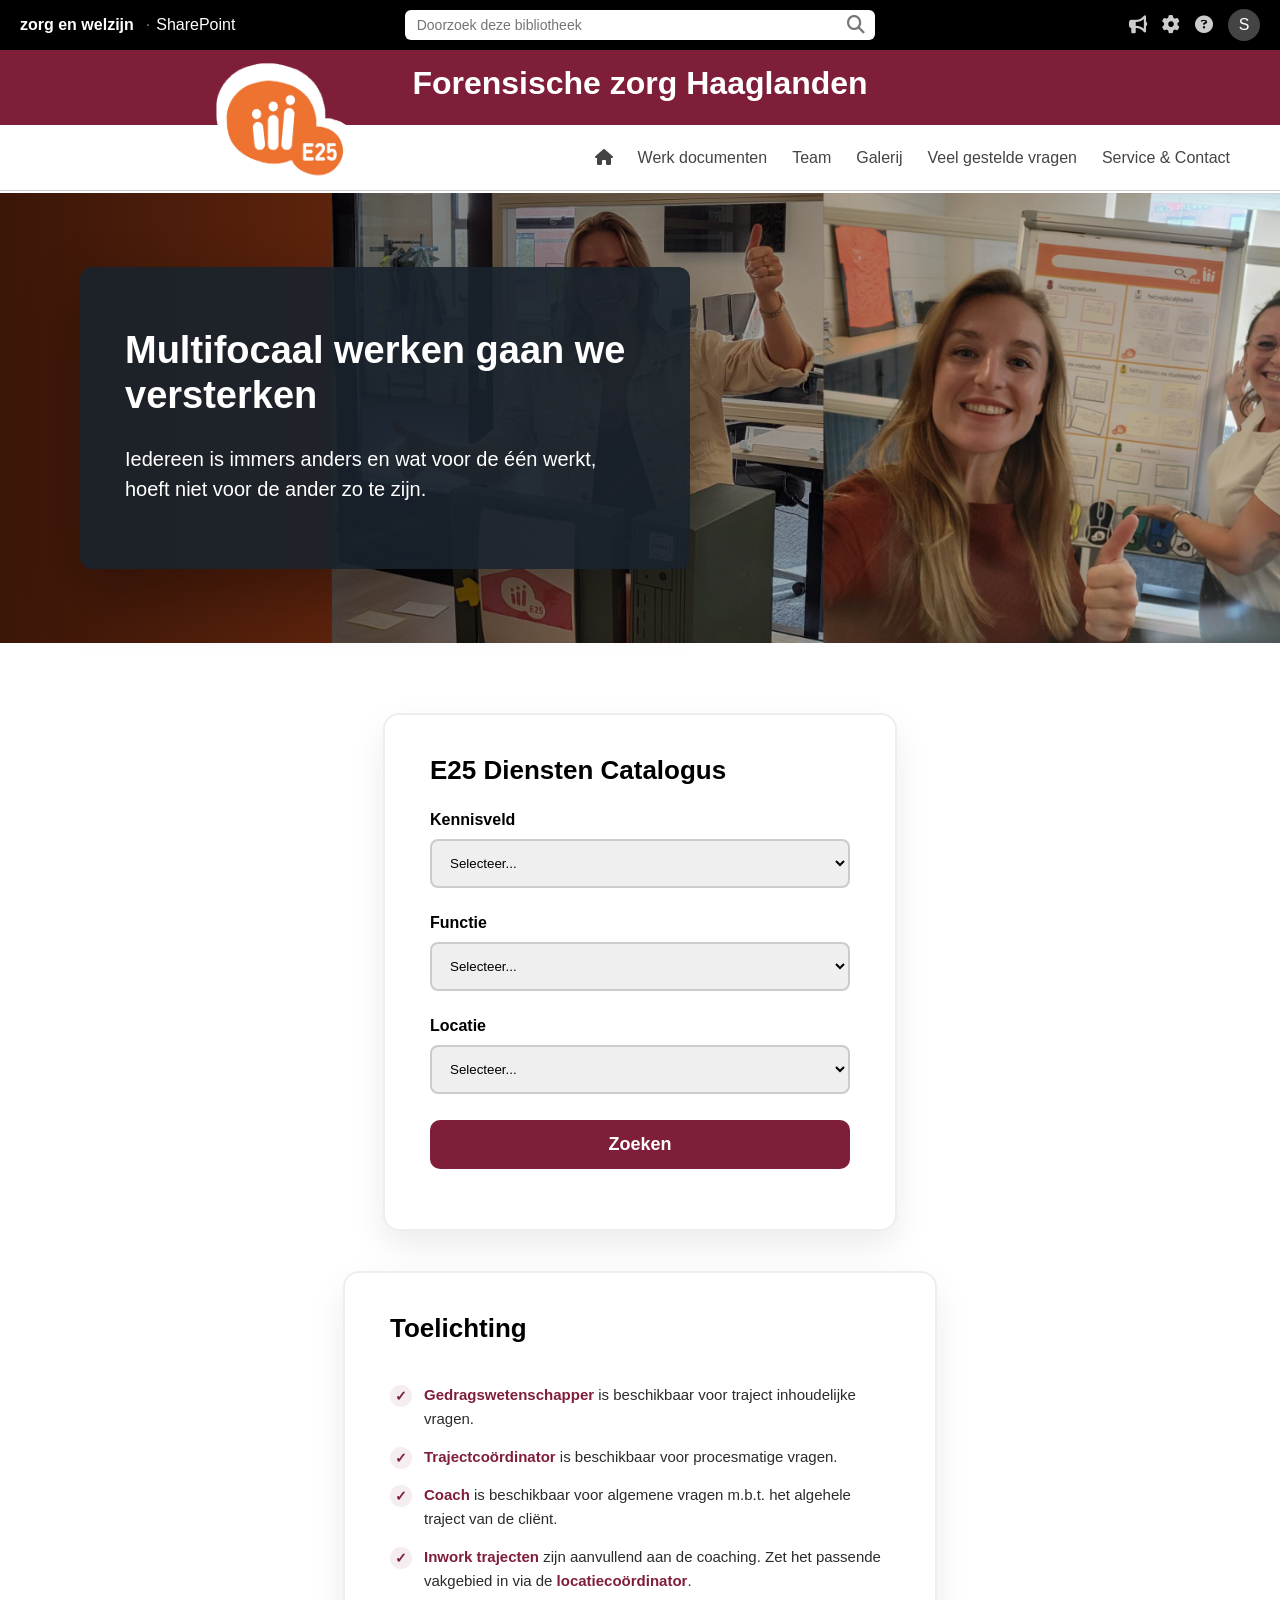
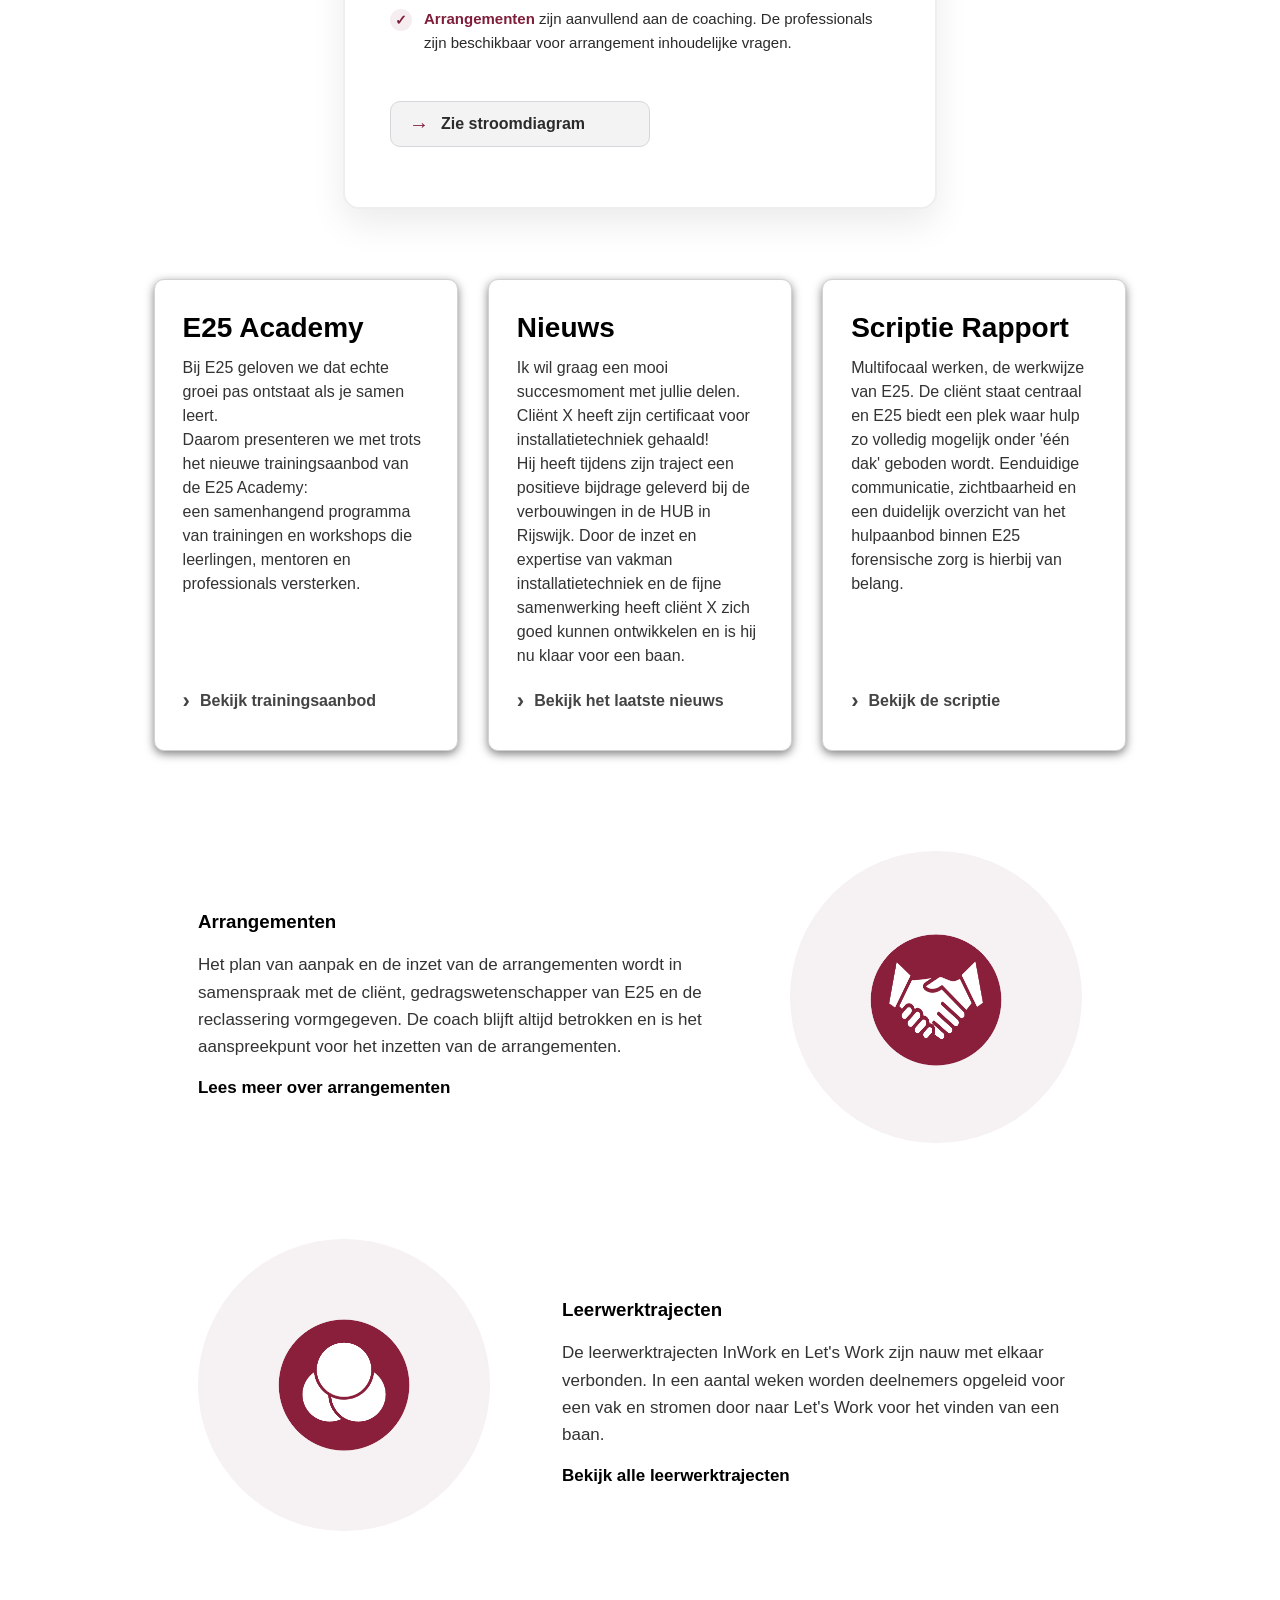
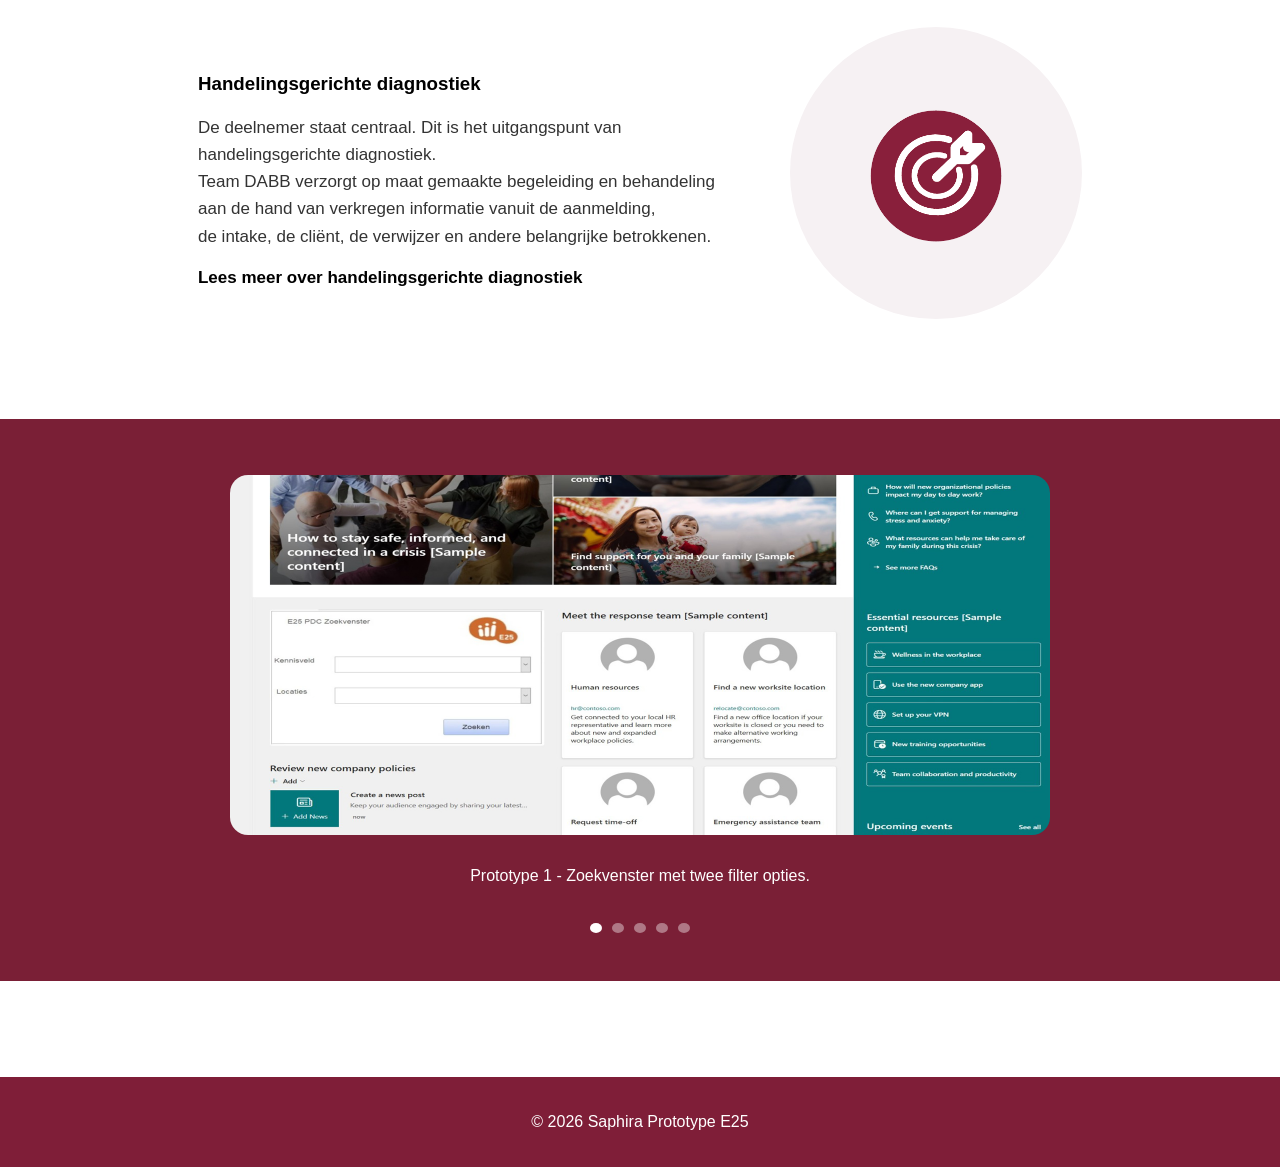
<file: index.html>
<!DOCTYPE html>
<html lang="en">
<head>
  <meta charset="UTF-8">
  <meta name="viewport" content="width=device-width, initial-scale=1.0">
  <title>E25 Prototype Test 3</title>
  <link rel="stylesheet" href="./css/style.css">
  <link rel="stylesheet" href="./css/top-bar.css">
  <link rel="stylesheet" href="./css/red-sub-bar.css">
  <link rel="stylesheet" href="./css/white-sub-bar.css">
  <link rel="stylesheet" href="./css/banner.css">
  <link rel="stylesheet" href="./css/footer.css">
  <link rel="stylesheet" href="./css/zoekvenster.css">
  <link rel="stylesheet" href="./css/snelkoppeling-blokken.css">
  <link rel="stylesheet" href="./css/info.css">
  <link rel="stylesheet" href="./css/carousel.css">
  <link rel="stylesheet" href="https://cdnjs.cloudflare.com/ajax/libs/font-awesome/6.5.0/css/all.min.css">
</head>
<style>
  html{
    background-color: white;
  }

</style>

<body>

  <header class="sp-topbar">
    <!-- class="black-top-bar"> -->
    <div class="sp-left">
      <!-- <img src="./afbeeldingen/offlogo.png" class="sp-logo"> -->
      <span class="sp-title">zorg en welzijn</span>
      <span class="divider">·</span>
      <span class="sp-subtitle">SharePoint</span>
    </div>

    <div class="sp-center">
        <div class="searchbar">
            <input type="text" placeholder="Doorzoek deze bibliotheek">
            <i class="fa-solid fa-magnifying-glass"></i>
        </div>
    </div>

    <div class="sp-right">
        <i class="fa-solid fa-bullhorn"></i>
        <i class="fa-solid fa-gear"></i>
        <i class="fa-solid fa-circle-question"></i>
        <div class="user">S</div>
    </div>
  </header>

  <div class="red-sub-bar">
    <div class="bar-title">
      <h1>Forensische zorg Haaglanden</h1>
    </div>
  </div>
  <div class="white-sub-bar">
      <img class="logo-sub-bar" src="./afbeeldingen/logometwitterand.png" alt="logo-25">
      <ul class="main-menu">
        <li><i class="fa-solid fa-house"></i></li>
        <li>Werk documenten</li>
        <li>Team</li>
        <li>Galerij</li>
        <li><a href="faq.html">Veel gestelde vragen</a></li>
        <li>Service & Contact</li>
      </ul>
  </div>

  <div class="hero-section">
    <div class="text-block">
        <h1>Multifocaal werken gaan we versterken</h1>
        <p>Iedereen is immers anders en wat voor de één werkt, hoeft niet voor de ander zo te zijn.</p>

    </div>
  </div>
<!-- =============== ZOEKVENSTER BLOK =============== -->
<section class="zoekvenster-layout">

  <!-- LINKERZIJDE: ZOEKVENSTER -->
  <div class="zoekvenster-box">
    <h2>E25 Diensten Catalogus</h2>

    <form class="search-form" novalidate>
      
      <div class="input-group">
        <label for="kennisveld">Kennisveld</label>
        <select id="kennisveld">
          <option value="">Selecteer...</option>
          <option>Aandachtsdeficiëntie-/hyperactiviteitstoornis</option>
          <option>Afhankelijke persoonlijkheidsstoornis</option>
          <option>Autismespectrumstoornis</option>
          <option>Bipolaire-stemmingsstoornis door een middel/medicatie</option>
          <option>Bipolaire-stemmingsstoornis door een somatische aandoening</option>
          <option>Borderline-persoonlijkheidsstoornis</option>
          <option>Delirium</option>
          <option>Depressieve stoornis</option>
          <option>Globale ontwikkelingsachterstand</option>
          <option>Intoxicatie door cannabis</option>
          <option>Jeugd</option>
          <option>Obsessieve-compulsieve stoornis (dwangstoornis)</option>
          <option>Oppositionele opstandige stoornis</option>
          <option>Persisterende depressieve stoornis</option>
          <option>Posttraumatische stressstoornis</option>
          <option>Schizoaffectieve stoornis</option>
          <option>Schizofrenie</option>
          <option>Stoornissen door een middel/medicatie</option>
          <option>Uitgebreide neurocognitieve stoornis</option>
          <option>Beperkte neurocognitieve stoornis</option>
          <option>Vermijdende persoonlijkheidsstoornis</option>
        </select>
      </div>

      <div class="input-group">
        <label for="functie">Functie</label>
        <select id="functie">
          <option value="">Selecteer...</option>
          <option>Bokscoach</option>
          <option>Budgetcoach</option>
          <option>Coach</option>
          <option>Gedragswetenschapper</option>
          <option>Jobcoach</option>
          <option>Lifestylecoach</option>
          <option>Locatiecoördinator</option>
          <option>Personal training</option>
          <option>Teamleider</option>
          <option>Trajectcoördinator</option>
        </select>
      </div>

      <div class="input-group">
        <label for="locatie">Locatie</label>
        <select id="locatie">
          <option value="">Selecteer...</option>
          <option>E25 Den Haag 1 - Oder 10</option>
          <option>E25 Den Haag 2 - Mercuriusweg 26</option>
          <option>E25 HUB</option>
        </select>
      </div>


      <!-- 🔥 WARNING HIER (tussen locatie en knop) -->
      <div id="inline-warning" class="inline-warning" hidden></div>

      <button class="search-btn" type="submit">
        Zoeken
      </button>

    </form>
  </div>

  <!-- RECHTERZIJDE: TOELICHTING + KNOP + DIAGRAM -->
  <div class="zoekvenster-info">
    <h3>Toelichting</h3>

    <ul class="toelichting-list">
      <li><strong>Gedragswetenschapper</strong> is beschikbaar voor traject inhoudelijke vragen.</li>
      <li><strong>Trajectcoördinator</strong> is beschikbaar voor procesmatige vragen.</li>
      <li><strong>Coach</strong> is beschikbaar voor algemene vragen m.b.t. het algehele traject van de cliënt.</li>
      <li><strong>Inwork trajecten</strong> zijn aanvullend aan de coaching. Zet het passende vakgebied in via de <strong>locatiecoördinator</strong>.</li>
      <li><strong>Arrangementen</strong> zijn aanvullend aan de coaching. De professionals zijn beschikbaar voor arrangement inhoudelijke vragen.</li>
    </ul>

    <button
      type="button"
      class="see-diagram-btn"
      id="open-diagram"
      aria-expanded="false"
      aria-controls="diagram-inline"
    >
      Zie stroomdiagram
    </button>

    <div id="diagram-inline" class="diagram-panel" hidden>
      <div class="diagram-panel-top">
        <span class="diagram-panel-title">Stroomdiagram</span>
      </div>

      <img
        src="./afbeeldingen/carousel/stroomdiagram_3_good.png"
        alt="Stroomdiagram voor het kiezen van de juiste zoekroute"
        class="diagram-inline-img"
      />
    </div>
  </div>

</section>

<!-- Popup voor zoekresultaten -->
<div id="search-results-popup" class="search-results-popup" style="display:none;">
  <div class="popup-inner">
    <span class="close-results" role="button" aria-label="Sluiten">&times;</span>
    <h3>Zoekresultaten</h3>
    <!-- <div id="search-summary" class="search-summary"></div> -->
    <div id="results-container"></div>
  </div>
</div>

<!-- Tooltip voor "+meer" -->
<div id="kf-tooltip" class="kf-tooltip" style="display:none;">
  <div class="kf-tooltip-inner">
    <button type="button" class="kf-tooltip-close" aria-label="Sluiten">×</button>
    <div class="kf-tooltip-title">Overige kennisvelden</div>
    <ul class="kf-tooltip-list"></ul>
  </div>
</div>


  <!-- =========== 3 snelkoppeling blokken =======================-->
  <section class="block-wrapper">
    <div class="block-section">
      <div class="block-card">
        <h3>E25 Academy</h3>
        <p>Bij E25 geloven we dat echte groei pas ontstaat als je samen leert.<br> Daarom presenteren we met trots het nieuwe trainingsaanbod van de E25 Academy:<br> een samenhangend programma van trainingen en workshops die leerlingen, mentoren en professionals versterken.</p>
        <a href="./trainingsaanbod.html" class="card-link">
          Bekijk trainingsaanbod
        </a>
      </div>

      <div class="block-card">
        <h3>Nieuws</h3>
        <p>Ik wil graag een mooi succesmoment met jullie delen. Cliënt X heeft zijn certificaat voor installatietechniek gehaald!<br>
        Hij heeft tijdens zijn traject een positieve bijdrage geleverd bij de verbouwingen in de HUB in Rijswijk. Door de inzet en expertise van
        vakman installatietechniek en de fijne samenwerking heeft cliënt X zich goed kunnen ontwikkelen en is hij nu klaar voor een baan. 
      </p>
        <a href="#" class="card-link">
          Bekijk het laatste nieuws
        </a>
      </div>

      <div class="block-card">
        <h3>Scriptie Rapport</h3>
        <p>
          Multifocaal werken, de werkwijze van E25. De cliënt staat centraal en E25 biedt een plek waar hulp zo volledig mogelijk onder 'één dak' geboden wordt. Eenduidige communicatie, zichtbaarheid en een duidelijk overzicht van het hulpaanbod binnen E25 forensische zorg is hierbij van belang. 
        </p>
        <a href="#" class="card-link">
          Bekijk de scriptie
        </a>
      </div>
    </div>
  </section>


  <section class="info-section">

    <div class="info-block">
      <div class="info-text">
        <h3>Arrangementen</h3>
        <p>
          Het plan van aanpak en de inzet van de arrangementen wordt in samenspraak met de cliënt, 
          gedragswetenschapper van E25 en de reclassering vormgegeven. De coach blijft altijd betrokken en is het aanspreekpunt voor het inzetten van de arrangementen.
        </p>
        <a href="https://coach.e25.nl/wat-wij-doen/forensische-zorg/arrangementen/" target="_blank" class="info-link">   Lees meer over arrangementen</a>
      </div>
      <div class="info-image">
        <img src="./afbeeldingen/icons/arrangementen2.png" alt="">
      </div>
    </div>
  
    <div class="info-block reverse">
      <div class="info-text">
        <h3>Leerwerktrajecten</h3>
        <p>
            De leerwerktrajecten InWork en Let's Work zijn nauw met elkaar verbonden. 
            In een aantal weken worden deelnemers opgeleid voor een vak en stromen door naar Let's Work voor het vinden van een baan. 
        </p>
        <a href="https://www.badgecraft.eu/nl/login?back=%2Fnl%2Fmy%3Fswitch%3D1" target="_blank" class="info-link">Bekijk alle leerwerktrajecten </a>
      </div>
      <div class="info-image">
        <img src="./afbeeldingen/icons/diverse vakgebieden2.png" alt="">
      </div>
    </div>

      
    <div class="info-block">
      <div class="info-text">
        <h3>Handelingsgerichte diagnostiek</h3>
        <p>
          De deelnemer staat centraal. Dit is het uitgangspunt van handelingsgerichte diagnostiek.<br> 
          Team DABB verzorgt op maat gemaakte begeleiding en behandeling aan de hand van verkregen 
          informatie vanuit de aanmelding, <br> de intake, de cliënt, de verwijzer en andere belangrijke betrokkenen. 
        </p>
        <a href="https://coach.e25.nl/wat-wij-doen/diagnostiek-en-behandeling/" target="_blank" class="info-link">Lees meer over handelingsgerichte diagnostiek</a>
      </div>
      <div class="info-image">
        <img src="./afbeeldingen/icons/target2.png" alt="">
      </div>
    </div>
  </section>

  <section class="moments-section">

    <div class="moments-inner">
  
      <div class="moments-carousel">
  
        <div class="moments-track">
  
          <div class="moments-slide">
            <img src="./afbeeldingen/carousel/pr1_good.png" alt="">
            <p>Prototype 1 - Zoekvenster met twee filter opties.</p>
          </div>
  
          <div class="moments-slide">
            <img src="./afbeeldingen/carousel/pr2_good.png" alt="">
            <p>Prototype 2 - Zoekvenster met drie filter opties.</p>
          </div>
  
          <div class="moments-slide">
            <img src="./afbeeldingen/carousel/pr3_good.png" alt="">
            <p>Prototype 3 - Sharepoint pagina met verdieping op de disciplines.</p>
          </div>
  
          <div class="moments-slide">
            <img src="./afbeeldingen/carousel/pr4_good.png" alt="">
            <p>Prototype 4 - Proces ontwikkeling Sharepoint pagina.</p>
          </div>

          <div class="moments-slide">
            <img src="./afbeeldingen/carousel/pr5_good_2.png" alt="">
            <p>Prototype 5 - Proces ontwikkeling stroomdiagram en zoekvenster.</p>
          </div>

        </div>
      </div>
      <div class="moments-dots"></div>
    </div>
  </section>

  <footer class="footer">
    <p>© 2026 Saphira Prototype E25</p>
  </footer>
  <script src="./momenten.js"></script>
  <script src="./search.js" defer></script>
</body>
</html>
</file>
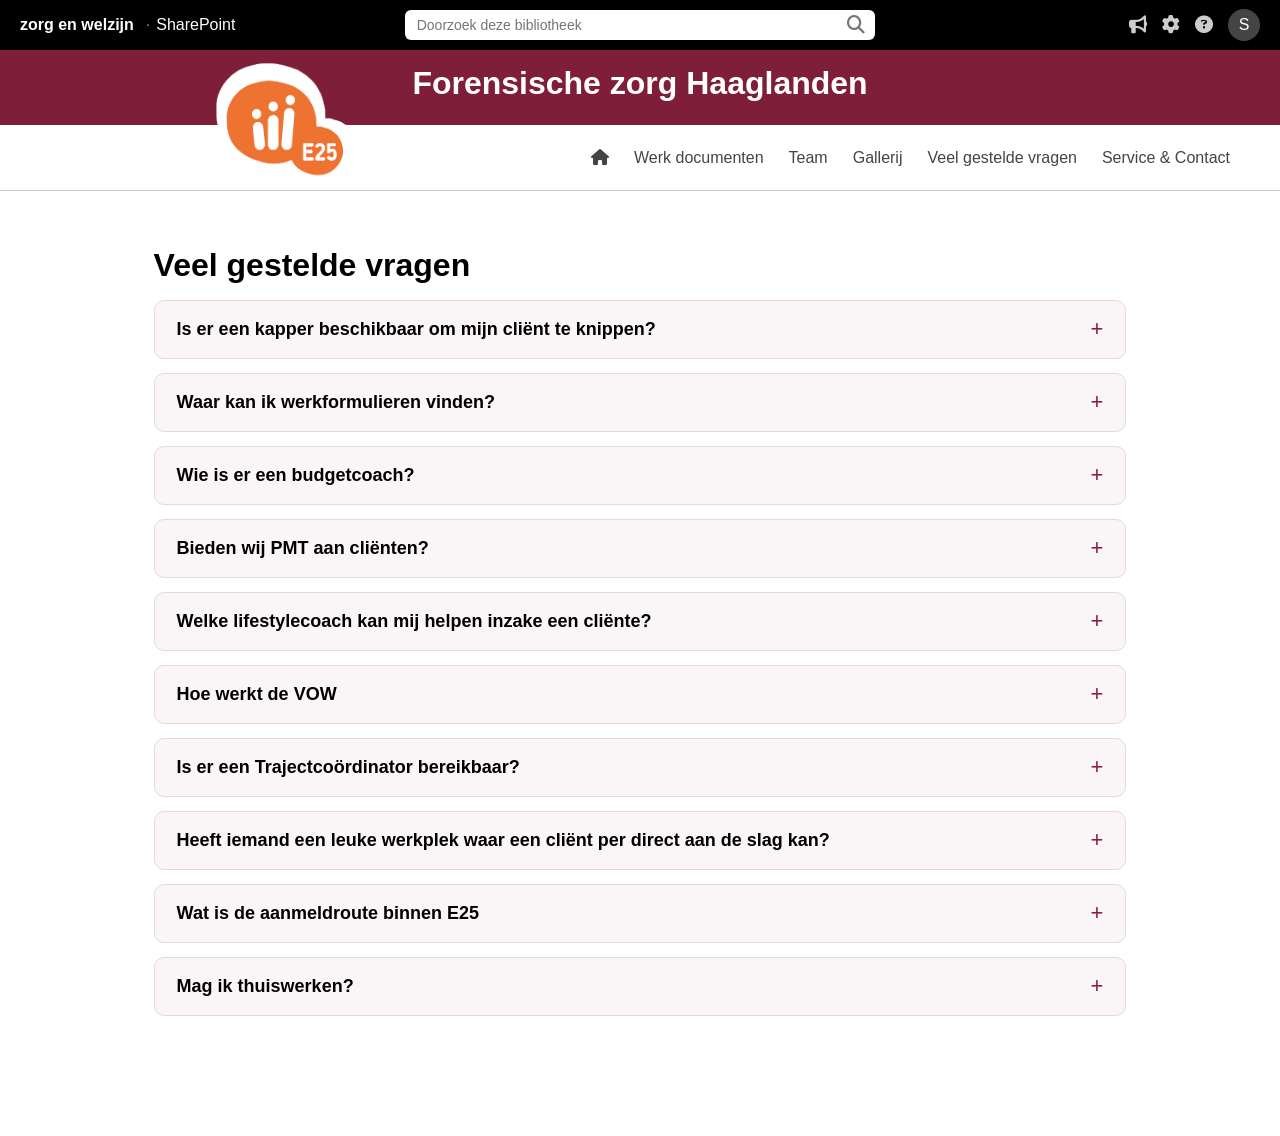
<file: faq.html>
<!DOCTYPE html>
<html lang="en">
<head>
  <meta charset="UTF-8">
  <meta name="viewport" content="width=device-width, initial-scale=1.0">
  <title>Trainingsaanbod</title>
  <link rel="stylesheet" href="./css/style.css">
  <link rel="stylesheet" href="./css/top-bar.css">
  <link rel="stylesheet" href="./css/red-sub-bar.css">
  <link rel="stylesheet" href="./css/white-sub-bar.css">
  <link rel="stylesheet" href="./css/trainingsaanbod.css">
  <link rel="stylesheet" href="https://cdnjs.cloudflare.com/ajax/libs/font-awesome/6.5.0/css/all.min.css">
</head>
<style>
  html{
    background-color: white;
  }
</style>
<body>
  <header class="sp-topbar">
    <!-- class="black-top-bar"> -->
    <div class="sp-left">
        <!-- <img src="./afbeeldingen/offlogo.png" class="sp-logo"> -->
        <span class="sp-title">zorg en welzijn</span>
        <span class="divider">·</span>
        <span class="sp-subtitle">SharePoint</span>
    </div>

    <div class="sp-center">
        <div class="searchbar">
            <input type="text" placeholder="Doorzoek deze bibliotheek">
            <i class="fa-solid fa-magnifying-glass"></i>
        </div>
    </div>

    <div class="sp-right">
        <i class="fa-solid fa-bullhorn"></i>
        <i class="fa-solid fa-gear"></i>
        <i class="fa-solid fa-circle-question"></i>
        <div class="user">S</div>
    </div>
  </header>

  <div class="red-sub-bar">
  <div class="bar-title">
      <h1>Forensische zorg Haaglanden</h1>
  </div>
  </div>
  <div class="white-sub-bar">
    <img class="logo-sub-bar" src="./afbeeldingen/logometwitterand.png" alt="logo-25">
  
    <ul class="main-menu">
      <li>
        <a href="index.html" class="home-link" aria-label="Home">
          <i class="fa-solid fa-house"></i>
        </a>
      </li>
      <li>Werk documenten</li>
      <li>Team</li>
      <li>Gallerij</li>
      <li><a href="faq.html">Veel gestelde vragen</a></li>
      <li>Service & Contact</li>
    </ul>
  </div>

  <section class="academy-section">

    <div class="academy-intro">
      <!-- <h2>E25 Academy – samen leren voor groei</h2>
  
      <p>
        Bij E25 geloven we dat echte groei ontstaat wanneer leren en ontwikkelen
        samenkomen – op school, op de werkvloer én in de praktijk.
        Daarom presenteren we met trots het trainingsaanbod van de E25 Academy:
        een samenhangend programma van trainingen en workshops voor leerlingen,
        mentoren en professionals.
      </p>
  
      <p>
        De E25 Academy biedt ruimte voor ontwikkeling, verbinding en
        deskundigheidsbevordering. Met onze trainingen ondersteunen we scholen
        en organisaties bij het creëren van een positieve, veilige en
        stimulerende leeromgeving.
      </p>
    </div> -->
  
    <h2 class="academy-subtitle">Veel gestelde vragen</h2>
  
    <div class="academy-accordion">
  
      <!-- kapper -->
      <details>
        <summary>Is er een kapper beschikbaar om mijn cliënt te knippen?</summary>
        <div class="accordion-content">
    
            <p>
              Het kapperstraject is aanvullend aan de coaching en valt onder het leerwerktraject. <br/>
              Voor alle vragen m.b.t. leerwerktrajecten kunt u contact opnemen met de Locatiecoördinator.
            </p>
    
        </div>
      </details>
  
      <!-- MODULES -->
      <details>
        <summary>Waar kan ik werkformulieren vinden?</summary>
        <div class="accordion-content">
  
          <p>
            Dit is een procesinhoudelijke vraag. <br/>
            Neem contact op met uw trajectcoördinator.
          </p>
  
        </div>
      </details>
  
      <!-- WORKSHOPS -->
      <details>
        <summary>Wie is er een budgetcoach?</summary>
        <div class="accordion-content">
  
          <p>
            Gebruik het zoekvenster en benader een budgetcoach. 
          </p>
  
        </div>
      </details>
  
      <!-- PROFESSIONALS -->
      <details>
        <summary>Bieden wij PMT aan cliënten?</summary>
        <div class="accordion-content">
  
          <p>
            Dit is een traject inhoudelijke vraag. <br/>
            Neem contact op met één van de gedragswetenschappers.
          </p>
  
        </div>
      </details>

      <!-- lifestylecoach -->
      <details>
        <summary>Welke lifestylecoach kan mij helpen inzake een cliënte?</summary>
        <div class="accordion-content">
    
            <p>
              Dit is een traject inhoudelijke vraag. <br/>
              Neem contact op met uw betrokken gedragswetenschapper.
            </p>
    
        </div>
      </details>

      <!-- BASISTRAININGEN -->
      <details>
        <summary>Hoe werkt de VOW</summary>
        <div class="accordion-content">
  
          <p>
            Dit is een procesinhoudelijke vraag. <br/>
            Neem contact op met uw trajectcoördinator.
          </p>

        </div>
      </details>

      <!-- Trajectcoördinator -->
      <details>
        <summary>Is er een Trajectcoördinator bereikbaar?</summary>
        <div class="accordion-content">
    
            <p>
              Indien uw gekoppelde trajectcoördinator niet beriekbaar is en er geen vervangende trajectcoördinator beschrikbaar is, kunt u uw teamleider benaderen. 
            </p>
    
        </div>
      </details>


      <!-- werkplek -->
      <details>
        <summary>Heeft iemand een leuke werkplek waar een cliënt per direct aan de slag kan?</summary>
        <div class="accordion-content">
    
            <p>
              Een jobcoach helpt cliënten bij het vinden van leer- werkplekken. <br/>
              Neem contactop met één van de beschikbare jobcoaches binnen E25.
            </p>
    
        </div>
      </details>


      <!-- aanmeldroute  -->
      <details>
        <summary>Wat is de aanmeldroute binnen E25</summary>
        <div class="accordion-content">
    
            <p>
              Dit is een procesinhoudelijke vraag. <br/>
              Neem contact op met uw trajectcoördinator.
            </p>
    
        </div>
      </details>


      <!-- thuiswerken  -->
      <details>
        <summary>Mag ik thuiswerken?</summary>
        <div class="accordion-content">
    
            <p>
              Neem contact op met uw teamleider. 
            </p>
    
        </div>
      </details>
  
    </div>
</body>
</file>
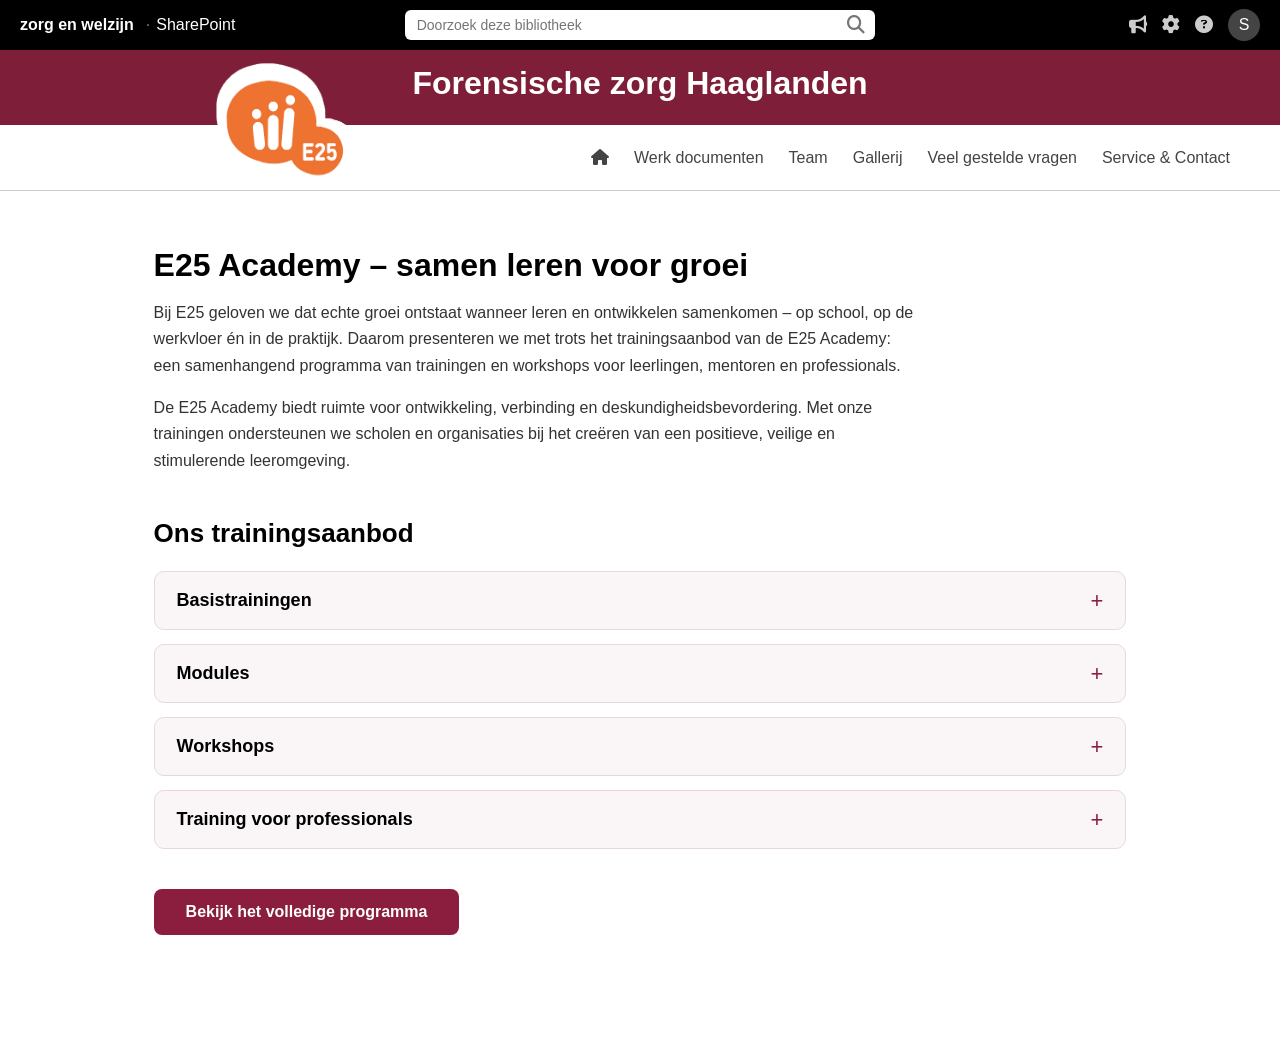
<file: trainingsaanbod.html>
<!DOCTYPE html>
<html lang="en">
<head>
  <meta charset="UTF-8">
  <meta name="viewport" content="width=device-width, initial-scale=1.0">
  <title>Trainingsaanbod</title>
  <link rel="stylesheet" href="./css/style.css">
  <link rel="stylesheet" href="./css/top-bar.css">
  <link rel="stylesheet" href="./css/red-sub-bar.css">
  <link rel="stylesheet" href="./css/white-sub-bar.css">
  <link rel="stylesheet" href="./css/trainingsaanbod.css">
  <link rel="stylesheet" href="https://cdnjs.cloudflare.com/ajax/libs/font-awesome/6.5.0/css/all.min.css">
</head>
<style>
  html{
    background-color: white;
  }
</style>
<body>
  <header class="sp-topbar">
    <!-- class="black-top-bar"> -->
    <div class="sp-left">
        <!-- <img src="./afbeeldingen/offlogo.png" class="sp-logo"> -->
        <span class="sp-title">zorg en welzijn</span>
        <span class="divider">·</span>
        <span class="sp-subtitle">SharePoint</span>
    </div>

    <div class="sp-center">
        <div class="searchbar">
            <input type="text" placeholder="Doorzoek deze bibliotheek">
            <i class="fa-solid fa-magnifying-glass"></i>
        </div>
    </div>

    <div class="sp-right">
        <i class="fa-solid fa-bullhorn"></i>
        <i class="fa-solid fa-gear"></i>
        <i class="fa-solid fa-circle-question"></i>
        <div class="user">S</div>
    </div>
  </header>

  <div class="red-sub-bar">
  <div class="bar-title">
      <h1>Forensische zorg Haaglanden</h1>
  </div>
  </div>
  <div class="white-sub-bar">
    <img class="logo-sub-bar" src="./afbeeldingen/logometwitterand.png" alt="logo-25">
  
    <ul class="main-menu">
      <li>
        <a href="index.html" class="home-link" aria-label="Home">
          <i class="fa-solid fa-house"></i>
        </a>
      </li>
      <li>Werk documenten</li>
      <li>Team</li>
      <li>Gallerij</li>
      <li><a href="faq.html">Veel gestelde vragen</a></li>
      <li>Service & Contact</li>
    </ul>
  </div>

  <section class="academy-section">

    <div class="academy-intro">
      <h2>E25 Academy – samen leren voor groei</h2>
  
      <p>
        Bij E25 geloven we dat echte groei ontstaat wanneer leren en ontwikkelen
        samenkomen – op school, op de werkvloer én in de praktijk.
        Daarom presenteren we met trots het trainingsaanbod van de E25 Academy:
        een samenhangend programma van trainingen en workshops voor leerlingen,
        mentoren en professionals.
      </p>
  
      <p>
        De E25 Academy biedt ruimte voor ontwikkeling, verbinding en
        deskundigheidsbevordering. Met onze trainingen ondersteunen we scholen
        en organisaties bij het creëren van een positieve, veilige en
        stimulerende leeromgeving.
      </p>
    </div>
  
    <h3 class="academy-subtitle">Ons trainingsaanbod</h3>
  
    <div class="academy-accordion">
  
      <!-- BASISTRAININGEN -->
      <details>
        <summary>Basistrainingen</summary>
        <div class="accordion-content">
  
          <p>
            De basistrainingen vormen de kern van het programma van de E25 Academy.
            Ze sluiten aan bij belangrijke ontwikkelfasen van leerlingen en bieden
            praktische handvatten voor een veilige en positieve leeromgeving.
          </p>
  
          <ul>
            <li>
              <strong>Positief door de brugklas</strong><br>
              Een training voor leerlingen die de overstap maken naar het voortgezet
              onderwijs. De focus ligt op groepsvorming, sociale veiligheid,
              zelfvertrouwen en het positief omgaan met veranderingen.
            </li>
  
            <li>
              <strong>Succesvol door het tweede</strong><br>
              Gericht op leerlingen in het tweede leerjaar, waar motivatie,
              prestatiedruk en sociale relaties een grotere rol spelen.
              Deze training ondersteunt bij keuzes maken, samenwerken en leren omgaan
              met verwachtingen.
            </li>
  
            <li>
              <strong>Veilig in je lijf, veilig in de klas</strong><br>
              Deze training richt zich op weerbaarheid, het herkennen en aangeven van
              grenzen en het versterken van een veilig leerklimaat binnen de klas.
            </li>
          </ul>
  
        </div>
      </details>
  
      <!-- MODULES -->
      <details>
        <summary>Modules</summary>
        <div class="accordion-content">
  
          <p>
            De modules zijn losse onderdelen die flexibel ingezet kunnen worden,
            aanvullend op de basistrainingen of als zelfstandig programma.
          </p>
  
          <ul>
            <li>
              <strong>Emotieregulatie</strong><br>
              Leerlingen krijgen inzicht in hun emoties en leren hoe zij hier op een
              gezonde manier mee om kunnen gaan, ook in stressvolle situaties.
            </li>
  
            <li>
              <strong>Social media</strong><br>
              Deze module gaat in op online gedrag, digitale grenzen en de invloed van
              social media op welzijn en zelfbeeld.
            </li>
  
            <li>
              <strong>Meidenvenijn</strong><br>
              Een preventieve module rondom groepsdruk, roddelen en sociale
              dynamiek, met aandacht voor respectvolle omgang en verbinding.
            </li>
  
            <li>
              <strong>Rots en Water</strong><br>
              Een training die fysieke oefeningen combineert met mentale
              bewustwording en bijdraagt aan weerbaarheid en zelfvertrouwen.
            </li>
          </ul>
  
        </div>
      </details>
  
      <!-- WORKSHOPS -->
      <details>
        <summary>Workshops</summary>
        <div class="accordion-content">
  
          <p>
            De workshops zijn praktisch, actueel en kunnen onafhankelijk van andere
            trainingen worden ingezet binnen het schooljaar.
          </p>
  
          <ul>
            <li>
              <strong>Gamen</strong><br>
              Inzicht in gamegedrag, balans tussen online en offline activiteiten en
              het bespreekbaar maken van gezond mediagebruik.
            </li>
  
            <li>
              <strong>Faalangstreductie</strong><br>
              Gericht op het verminderen van spanning en onzekerheid, met praktische
              technieken om zelfvertrouwen te versterken.
            </li>
          </ul>
  
        </div>
      </details>
  
      <!-- PROFESSIONALS -->
      <details>
        <summary>Training voor professionals</summary>
        <div class="accordion-content">
  
          <p>
            <strong>De kunst van didactiek</strong><br>
            Deze training is ontwikkeld voor mentoren, docenten en
            zorgprofessionals die hun didactische vaardigheden willen verdiepen.
            De focus ligt op effectieve begeleiding, pedagogisch handelen en
            professionele samenwerking rondom leerlingen.
          </p>
  
        </div>
      </details>
  
    </div>
  
    <a
      href="https://issuu.com/e25zorgenwelzijn/docs/trainingsaanbod_e25_academy"
      target="_blank"
      class="academy-button"
    >
      Bekijk het volledige programma
    </a>
  
  </section>
  
</body>
</file>
<file: css/style.css>
/* body{
    margin: 0;
    font-family: 'Segoe UI', Arial, sans-serif;
} */


/* BLACK Sharepoint bar */
/* .sp-topbar {
    background-color: black;
    color: white;
    display: flex;
    justify-content: space-between;
    align-items: center;
    height: 50px;
    padding-left: 20px;
    padding-right: 20px;
}

.sp-topbar i {
    margin-left: 15px;
    font-size: 18px;
    cursor: pointer;
    opacity: 0.8;
}

.sp-topbar i:hover {
    opacity: 1;
}

.sp-logo {
    height: 26px;
    margin-right: 10px;
}

.sp-left, .sp-right {
    display: flex;
    align-items: center;
}

.sp-title {
    font-weight: 600;
    margin-right: 6px;
}

.divider {
    margin: 0 6px;
    opacity: 0.5;
}

.user {
    background: #444;
    color: white;
    width: 32px;
    height: 32px;
    border-radius: 50%;
    display: flex;
    justify-content: center;
    align-items: center;
    margin-left: 15px;
}

.sp-center {
    flex: 1;
    display: flex;
    justify-content: center;
}

.searchbar {
    background: white;
    border-radius: 6px;
    padding: 6px 10px;
    width: 450px;
    display: flex;
    align-items: center;
    margin-right: 70px;
}

.searchbar input {
    border: none;
    outline: none;
    width: 100%;
    font-size: 14px;
}

.searchbar i {
    color: #555;
} */

/* RED sub bar*/
/* .red-sub-bar{
    background-color: #7f1e38;
    height: 75px;
    width: 100%;
    flex: 1;
    display: flex;
    justify-content: center;
    align-items: center;
}

.bar-title h1{
    color: white;
    margin-bottom: 30px;
} */

/* White NAV Bar*/
/* .white-sub-bar{
    background-color: white;
    height: 65px;
    width: 100%;
    border-bottom: 1px solid #CBCBCB;
    display: flex;
    justify-content: space-between;
    align-items: center;

}

.logo-sub-bar{
    width: 150px;
    height: 150px;
    margin-top: -60px;
    margin-left: 210px; 
}

.main-menu {
    display: flex;
    gap: 25px;
    list-style: none;
    padding: 0;
    margin-right: 50px; 
    font-size: 16px;
    align-items: center;
}

.main-menu li {
    cursor: pointer;
    color: #444;
}

.main-menu li:hover {
    color: #d0350a;
} */

/* ===== HERO MET FOTO ACHTERGROND ===== */
/* .hero-section {
    display: flex;
    justify-content: flex-start; 
    align-items: center; */
    /* height: 450px;                           Mooie CZ–achtige hoogte */
    /* padding-left: 80px; */
    /* margin-top: 2px;                      Zet het tekstblok iets naar rechts */
    
    /* background-image: url("./afbeeldingen/test.png"); */
    /* background-size: cover;                  Foto bedekt alles */
    /* background-position: center;             Mooie focus in het midden */
    /* background-repeat: no-repeat; */
    
    /* position: relative; */

    /* @media(min-width: 2004px){ */
        /* background-image: url("./afbeeldingen/testgroot.png"); */
    /* } */
/* } */

/* Donker overlay, zoals CZ */
/* .hero-section::before {
    content: "";
    position: absolute;
    top: 0;
    left: 0;
    width: 100%;
    height: 100%;
    background: linear-gradient(
        90deg,
        rgba(0, 0, 0, 0.7) 0%,
        rgba(0, 0, 0, 0.3) 60%,
        rgba(0, 0, 0, 0.0) 100%
    );
    z-index: 0;
} */


/* ===== TEKSTBLOK ===== */
/* .text-block {
    position: relative; */
    /* z-index: 1;                               staat boven de overlay */
    /* background: rgba(25, 35, 45, 0.9);        donker semi-transparant vlak */
    /* padding: 35px 45px;
    border-radius: 12px;
    max-width: 520px;
    color: white;
    box-shadow: 0 25px 60px rgba(0,0,0,0.32);
} */

/* TITEL */
/* .text-block h1 {
    font-size: 38px;
    font-weight: 700;
    line-height: 1.2;
    margin-bottom: 25px;
} */

/* TEKST */
/* .text-block p {
    font-size: 20px;
    line-height: 1.5;
    margin-bottom: 30px;
} */

/* BUTTON */
/* .cta-button {
    display: inline-block;
    background-color: #7f1e38;
    color: white;
    padding: 14px 26px;
    border-radius: 8px;
    font-weight: bold;
    text-decoration: none;
    transition: 0.2s;
} */

/* .cta-button:hover {
    background-color: #c44a1b;
} */


/* ===== ACTIEKAARTEN-CONTAINER ===== */
/* WRAPPER VOOR ICON-BLOK */
/* .icon-wrapper {
    margin: 40px auto 60px;
    width: 85%;
    max-width: 1200px;
    text-align: left;
} */

/* Titel boven iconen */
/* .icon-title {
    font-size: 22px;
    font-weight: 700;
    margin-bottom: 16px;
    color: #222;
    display: flex;
    justify-content: center;

} */

/* .icon-section {
    display: flex;
    justify-content: center;
    gap: 24px;
    padding: 30px 0 20px;
    background: #fff;
} */

/* KAARTJES – professioneel en subtiel */
/* .icon-card {
    background: white;
    width: 130px;
    height: 130px;
    border-radius: 12px;
    box-shadow: 0 4px 12px rgba(0,0,0,0.06); /* subtieler */
    /* display: flex;
    flex-direction: column;
    align-items: center;
    justify-content: center;
    text-align: center;
    padding: 12px;
    transition: all 0.22s ease;
    cursor: pointer; */
/* } */

/* Icoon kleiner en strakker */
/* .icon-card img {
    width: 70px;
    height: 70px;
    object-fit: contain;
    margin-bottom: 10px;
    transition: transform 0.22s ease;
} */

/* Tekst compact */
/* .icon-card p {
    font-size: 15px;
    font-weight: 600;
    color: #333;
} */

/* Professionele hover – licht & strak */
/* .icon-card:hover {
    transform: translateY(-4px);
    box-shadow: 0 8px 22px rgba(0,0,0,0.10);
} */

/* .icon-card:hover img {
    transform: scale(1.06);
} */

/* ---------------------------------------
   ZOEKVENSTER
---------------------------------------- */
/* ----------- LAYOUT WRAPPER ----------- */
/* .zoekvenster-layout {
    display: flex;
    align-items: flex-start;
    justify-content: center;
    gap: 40px;
    margin: 70px auto;
    width: 85%;
    max-width: 1300px;
} */

/* ----------- ZOEKVENSTER (LINKS) ----------- */
/* .zoekvenster-box {
    background: #fff;
    border-radius: 16px;
    padding: 40px 45px;
    width: 420px;
    box-shadow: 0 15px 35px rgba(0,0,0,0.08);
    border: 2px solid #eee;
}

.zoekvenster-box h2 {
    margin-top: 0;
    font-size: 26px;
    font-weight: 700;
    margin-bottom: 25px;
} */

/* INPUT GROEPEN */
/* .input-group {
    margin-bottom: 20px;
}

.input-group label {
    font-weight: 600;
    margin-bottom: 6px;
    display: block;
}

.input-group select {
    width: 100%;
    padding: 12px;
    border-radius: 8px;
    border: 2px solid #ccc;
    transition: border .2s;
} */

/* .input-group select:focus { */
    /* border-color: #b41e3a; CZ kleur */
/* } */

/* BUTTON */
/* .search-btn {
    width: 100%;
    background: #d60024;
    color: white;
    padding: 14px 20px;
    font-size: 18px;
    border: none;
    border-radius: 8px;
    cursor: pointer;
    font-weight: bold;
    transition: .2s;
}

.search-btn:hover {
    background: #a8001d;
} */

/* ----------- RECHTERZIJDE: INFO TEKST ----------- */
/* .zoekvenster-info {
    max-width: 500px;
    padding-top: 10px;
}

.zoekvenster-info h3 {
    margin-top: 0;
    margin-left: 5px;
    font-size: 28px;
    font-weight: 700;
}

.zoekvenster-info p {
    font-size: 17px;
    line-height: 1.6;
    margin-bottom: 16px;
    color: #444;
} */

/* MOBILE */
/* @media (max-width: 900px) {
    .zoekvenster-layout {
        flex-direction: column;
        align-items: center;
    }

    .zoekvenster-box {
        width: 100%;
    }

    .zoekvenster-info {
        text-align: center;
    }
} */
</file>
<file: css/top-bar.css>
body{
    margin: 0;
    font-family: 'Segoe UI', Arial, sans-serif;
}


/* BLACK Sharepoint bar */
.sp-topbar {
    background-color: black;
    color: white;
    display: flex;
    justify-content: space-between;
    align-items: center;
    height: 50px;
    padding-left: 20px;
    padding-right: 20px;
}

.sp-topbar i {
    margin-left: 15px;
    font-size: 18px;
    cursor: pointer;
    opacity: 0.8;
}

.sp-topbar i:hover {
    opacity: 1;
}

.sp-logo {
    height: 26px;
    margin-right: 10px;
}

.sp-left, .sp-right {
    display: flex;
    align-items: center;
}

.sp-title {
    font-weight: 600;
    margin-right: 6px;
}

.divider {
    margin: 0 6px;
    opacity: 0.5;
}

.user {
    background: #444;
    color: white;
    width: 32px;
    height: 32px;
    border-radius: 50%;
    display: flex;
    justify-content: center;
    align-items: center;
    margin-left: 15px;
}

.sp-center {
    flex: 1;
    display: flex;
    justify-content: center;
}

.searchbar {
    background: white;
    border-radius: 6px;
    padding: 6px 10px;
    width: 450px;
    display: flex;
    align-items: center;
    margin-right: 70px;
}

.searchbar input {
    border: none;
    outline: none;
    width: 100%;
    font-size: 14px;
}

.searchbar i {
    color: #555;
}
</file>
<file: css/red-sub-bar.css>
body{
    margin: 0;
    font-family: 'Segoe UI', Arial, sans-serif;
}

/* RED sub bar*/
.red-sub-bar{
    background-color: #7f1e38;
    height: 75px;
    width: 100%;
    flex: 1;
    display: flex;
    justify-content: center;
    align-items: center;
}

.bar-title h1{
    color: white;
    margin-bottom: 30px;
}
</file>
<file: css/white-sub-bar.css>
body{
    margin: 0;
    font-family: 'Segoe UI', Arial, sans-serif;
}

/* White NAV Bar*/
.white-sub-bar{
    background-color: white;
    height: 65px;
    width: 100%;
    border-bottom: 1px solid #CBCBCB;
    display: flex;
    justify-content: space-between;
    align-items: center;

}

.logo-sub-bar{
    width: 150px;
    height: 150px;
    margin-top: -60px;
    margin-left: 210px; 
}

.main-menu {
    display: flex;
    gap: 25px;
    list-style: none;
    padding: 0;
    margin-right: 50px; 
    font-size: 16px;
    align-items: center;
}

.main-menu li {
    cursor: pointer;
    color: #444;
}

.main-menu li:hover {
    color: #d0350a;
}

.main-menu a{
    color: inherit;
    text-decoration: none;
    display: inline-block;
  }
</file>
<file: css/banner.css>
body{
    margin: 0;
    font-family: 'Segoe UI', Arial, sans-serif;
}

/* ===== HERO MET FOTO ACHTERGROND ===== */
.hero-section {
    display: flex;
    justify-content: flex-start; 
    align-items: center;
    height: 450px;                          
    padding-left: 80px;
    margin-top: 2px;                      /* Zet het tekstblok iets naar rechts */
    
    background-image: url("../afbeeldingen/test.png");
    background-size: cover;                  /* Foto bedekt alles */
    background-position: center;             /* focus in het midden */
    background-repeat: no-repeat;
    
    position: relative;

    @media(min-width: 2004px){
        background-image: url("../afbeeldingen/testgroot.png");
    }
}

.hero-section::before {
    content: "";
    position: absolute;
    top: 0;
    left: 0;
    width: 100%;
    height: 100%;
    background: linear-gradient(
        90deg,
        rgba(0, 0, 0, 0.7) 0%,
        rgba(0, 0, 0, 0.3) 60%,
        rgba(0, 0, 0, 0.0) 100%
    );
    z-index: 0;
}


/* ===== TEKSTBLOK ===== */
.text-block {
    position: relative;
    z-index: 1;                               /* staat boven de overlay */
    background: rgba(25, 35, 45, 0.9);        /* donker semi-transparant vlak */
    padding: 35px 45px;
    border-radius: 12px;
    max-width: 520px;
    color: white;
    box-shadow: 0 25px 60px rgba(0,0,0,0.32);
}

/* TITEL */
.text-block h1 {
    font-size: 38px;
    font-weight: 700;
    line-height: 1.2;
    margin-bottom: 25px;
}

/* TEKST */
.text-block p {
    font-size: 20px;
    line-height: 1.5;
    margin-bottom: 30px;
}
</file>
<file: css/footer.css>
body{
    margin: 0;
    font-family: 'Segoe UI', Arial, sans-serif;
}

.footer {
    background-color: #7f1e38; /*222*/
    color: white;
    text-align: center;
    padding: 20px;
}
</file>
<file: css/zoekvenster.css>
/* =========================
   Base
========================= */
:root{
  --brand: #7f1e38;
  --brand-dark: #2b0a13;
  --text: #2b2b2b;
  --muted: #666;
  --border: #eee;
  --shadow: 0 15px 35px rgba(0,0,0,0.08);
  --radius: 16px;
}

body{
  margin: 0;
  font-family: "Segoe UI", Arial, sans-serif;
}

/* =========================
   Zoekvenster layout (2 cards)
========================= */

.inline-warning{
  min-height: 60px;
  margin: 10px 0 15px;
  padding: 12px 14px;

  background: #fff4f6;
  border: 1px solid rgba(127, 30, 56, 0.25);
  color: var(--brand);
  border-radius: 10px;

  font-size: 14px;
  line-height: 1.5;

  display: none;
}

.search-summary{
  margin: 6px 0 18px;
  font-size: 13px;
  color: #555;
  background: #f7f7f8;
  padding: 8px 12px;
  border-radius: 8px;
  border: 1px solid #eee;

  display: flex;
  flex-wrap: wrap;
  gap: 10px;
}

.zoekvenster-layout{
  display: flex;
  justify-content: center;
  align-items: stretch;      
  gap: 40px;
  margin: 70px auto;
  width: 85%;
  max-width: 1300px;
}

/* Cards */
.zoekvenster-box,
.zoekvenster-info{
  background: #fff;
  border: 2px solid var(--border);
  border-radius: var(--radius);
  box-shadow: var(--shadow);
  padding: 40px 45px;        
  display: flex;
  flex-direction: column;    
}

/* =========================
   Linker card: zoeken
========================= */
.zoekvenster-box{
  width: 420px;
}

.zoekvenster-box h2{
  margin: 0 0 25px;
  font-size: 26px;
  font-weight: 800;
  color: #000;
}

.search-form{
  flex: 1;
  display: flex;
  flex-direction: column;
}

.search-form .input-group{
  margin-bottom: 26px;      
}

.search-form .input-group:last-of-type{
  margin-bottom: 0;
}

.input-group label{
  display: block;
  margin-bottom: 10px;
  font-weight: 700;
  color: #000;
}

.input-group select{
  width: 100%;
  padding: 14px;
  border-radius: 8px;
  border: 2px solid #ccc;
  transition: border 0.2s ease;
}

.input-group select:focus{
  border-color: var(--brand);
  outline: none;
}


.search-btn{
  margin-top: auto;
  width: 100%;
  background: var(--brand);
  color: #fff;
  padding: 14px 20px;
  font-size: 18px;
  border: none;
  border-radius: 10px;
  cursor: pointer;
  font-weight: 800;
  transition: 0.2s ease;
}

.search-btn:hover{
  background: var(--brand-dark);
}

/* =========================
   Rechter card: toelichting
========================= */
.zoekvenster-info{
  max-width: 500px;
}

.zoekvenster-info h3{
  margin: 0 0 25px;
  text-align: left;
  font-size: 26px;
  font-weight: 800;
  color: #000;
}

.toelichting-list{
  list-style: none;
  padding: 0;
  margin: 0;
  flex: 1;                
}

.toelichting-list li{
  position: relative;
  padding-left: 34px;
  margin: 14px 0;
  color: var(--text);
  font-size: 15px;
  line-height: 1.6;
}

.toelichting-list li::before{
  content: "✓";
  position: absolute;
  left: 0;
  top: 2px;
  width: 22px;
  height: 22px;
  border-radius: 999px;
  display: grid;
  place-items: center;
  font-weight: 900;
  font-size: 14px;
  color: var(--brand);
  background: rgba(127, 30, 56, 0.08);
}

.toelichting-list strong{
  color: var(--brand);
  font-weight: 900;
}

.see-diagram-btn{
  margin-top: auto;
  align-self: flex-start;
  min-width: 260px;

  background: #f3f3f4;
  border: 1px solid #d7d7db;
  color: var(--text);

  padding: 12px 18px;
  border-radius: 10px;

  cursor: pointer;
  font-weight: 800;
  font-size: 16px;

  display: inline-flex;
  align-items: center;
  gap: 12px;

  transition: 0.18s ease;
}

.see-diagram-btn::before{
  content: "→";
  font-size: 20px;
  font-weight: 900;
  color: var(--brand);
  line-height: 1;
}

.see-diagram-btn:hover{
  background: #fff;
  border-color: rgba(127, 30, 56, 0.35);
  box-shadow: 0 10px 24px rgba(0,0,0,0.10);
  transform: translateY(-1px);
}

/* =========================
   Diagram (onder beide cards)
========================= */
#diagram-inline{
  width: 85%;
  max-width: 1300px;
  margin: 18px auto 0;

  border: 2px solid var(--border);
  border-radius: var(--radius);
  background: #fff;
  box-shadow: var(--shadow);

  overflow: hidden;        
}

.diagram-panel-top{
  padding: 14px 18px;
  border-bottom: 1px solid var(--border);
}

.diagram-panel-title{
  font-weight: 900;
  color: #000;
  font-size: 16px;
}

.diagram-inline-img{
  display: block;
  width: 100%;
  height: auto;
  padding: 18px;
  box-sizing: border-box;
}

/* =========================
   Popups (zoekresultaten)
========================= */
.search-results-popup{
  display: none;
  position: fixed;
  inset: 0;
  background: rgba(0,0,0,0.6);
  justify-content: center;
  align-items: center;
  z-index: 9999;
}

.search-results-popup .popup-inner{
  background: #fff;
  border-radius: var(--radius);
  padding: 28px 32px 40px;
  width: min(1100px, 95vw);
  max-height: 85vh;
  box-shadow: 0 15px 35px rgba(0,0,0,0.25);
  position: relative;
  overflow: auto;
}

.search-results-popup .popup-inner h3{
  margin: 0 0 18px;
  text-align: center;
  font-size: 20px;
  font-weight: 900;
  color: var(--brand);
}

.search-results-popup .close-results{
  position: absolute;
  top: 12px;
  right: 16px;
  font-size: 28px;
  line-height: 1;
  cursor: pointer;
  color: var(--muted);
  user-select: none;
}

.search-results-popup .close-results:hover{
  color: var(--brand);
}

.result-table{
  width: 100%;
  border-collapse: collapse;
  margin-bottom: 6px;
}

.result-table th{
  background: linear-gradient(180deg, var(--brand), #4b0f20);
  color: #fff;
  padding: 10px;
  text-align: left;
  font-weight: 900;
  font-size: 14px;
  white-space: nowrap;
}

.result-table td{
  padding: 10px;
  border-bottom: 1px solid var(--border);
  font-size: 14px;
  vertical-align: middle;
  white-space: nowrap;
}

.result-table tr:hover{
  background: #fafafa;
}

.result-table a{
  color: #3b9797;
  text-decoration: none;
  font-weight: 800;
}

.result-table a:hover{
  text-decoration: underline;
}

/* Tooltip */
.kf-main{
  margin-right: 10px;
  font-weight: 700;
}

.kf-more-btn{
  background: transparent;
  border: 1px solid var(--brand);
  color: var(--brand);
  border-radius: 999px;
  padding: 4px 10px;
  font-weight: 900;
  cursor: pointer;
  font-size: 12px;
  line-height: 1.2;
  transition: 0.15s ease;
}

.kf-more-btn:hover{
  background: var(--brand);
  color: #fff;
}

.kf-tooltip{
  position: absolute;
  z-index: 10000;
  width: 320px;
}

.kf-tooltip-inner{
  background: #fff;
  border-radius: 12px;
  box-shadow: 0 12px 30px rgba(0,0,0,0.25);
  border: 1px solid var(--border);
  padding: 14px 14px 12px;
  position: relative;
}

.kf-tooltip-title{
  font-weight: 900;
  color: var(--brand);
  margin-bottom: 8px;
  padding-right: 20px;
}

.kf-tooltip-list{
  margin: 0;
  padding-left: 18px;
  max-height: 180px;
  overflow: auto;
}

.kf-tooltip-list li{
  margin: 6px 0;
  color: var(--text);
  line-height: 1.3;
}

.kf-tooltip-close{
  position: absolute;
  top: 8px;
  right: 10px;
  border: 0;
  background: transparent;
  font-size: 20px;
  cursor: pointer;
  color: var(--muted);
  user-select: none;
}

.kf-tooltip-close:hover{
  color: var(--brand);
}

@media (max-width: 900px){
  .zoekvenster-layout{
    flex-direction: column;
    align-items: center;
  }

  .zoekvenster-box,
  .zoekvenster-info{
    width: 100%;
    max-width: 700px;
  }

  .zoekvenster-info h3{
    text-align: center;
  }

  .see-diagram-btn{
    width: 100%;
    min-width: 0;
    align-self: stretch;
    justify-content: center;
  }

  #diagram-inline{
    width: 85%;
    max-width: 700px;
  }
}

@media (max-width: 850px){
  .search-results-popup .popup-inner{
    padding: 20px;
  }

  .result-table th,
  .result-table td{
    font-size: 13px;
    padding: 8px;
  }

  .kf-tooltip{
    width: min(320px, 90vw);
  }
}

.zoekvenster-layout{
  flex-wrap: wrap;                
  align-items: stretch;
}

.zoekvenster-box,
.zoekvenster-info{
  flex: 0 0 auto;
}

#diagram-inline{
  flex: 0 0 100%;
  width: 100%;
  max-width: 1300px;              
  margin: 18px auto 0;
}


.zoekvenster-info{
  position: relative;
  overflow: visible;
}

/* hidden = echt weg */
#diagram-inline[hidden]{
  display: none;
}

#diagram-inline{
  position: absolute;
  left: 0;
  right: 0;

  top: calc(100% - 140px);  

  z-index: 50;
  background: #fff;
  border: 2px solid var(--border);
  border-radius: var(--radius);
  box-shadow: var(--shadow);

  overflow: hidden;
}

/* titelbalk */
#diagram-inline .diagram-panel-top{
  padding: 14px 18px;
  border-bottom: 1px solid var(--border);
}

#diagram-inline .diagram-panel-title{
  font-weight: 900;
  color: #000;
  font-size: 16px;
}

#diagram-inline .diagram-inline-img{
  display: block;
  width: 100%;
  height: auto;
  padding: 18px;
  box-sizing: border-box;
}

@media (max-width: 900px){
  #diagram-inline{
    position: static;
    margin-top: 16px;
  }
}

.zoekvenster-info{
  position: relative;
  overflow: visible; 
}

#diagram-inline{
  position: absolute;
  top: calc(100% - 600px); 
  right: 0;
  width: 520px;
  z-index: 50;

  border: 2px solid var(--border);
  border-radius: var(--radius);
  background: #fff;
  box-shadow: 0 20px 50px rgba(0,0,0,0.18);
}

.search-btn{
  margin-top: auto;
  margin-bottom: 20px;
}

.see-diagram-btn{
  margin-top: 32px;
  margin-bottom: 20px;
}
</file>
<file: css/snelkoppeling-blokken.css>
body{
    margin: 0;
    font-family: 'Segoe UI', Arial, sans-serif;
}

/* WRAPPER VOOR BLOK WRAPPER */
body {
    margin: 0;
    font-family: 'Segoe UI', Arial, sans-serif;
}

/* WRAPPER */
.block-wrapper {
    margin: 40px auto 60px;
    width: 76%;
}

.block-section {
    display: flex;
    gap: 30px;
    justify-content: center;
    align-items: stretch;
}

/* CARD */
.block-card {
    background: #fff;
    width: 390px;
    min-height: 220px; 
    border-radius: 10px;

    padding: 32px 28px;

    box-shadow: 0px 3px 10px rgba(0, 0, 0, 0.5);
    border: 1px solid #d2d2d2;

    display: flex;
    flex-direction: column;
    justify-content: space-between;

    transition: box-shadow 0.2s ease;
}

/* HOVER ALLEEN VIA LINK */
.block-card:has(.card-link:hover) {
    box-shadow: 0px 4px 10px rgba(0, 0, 0, 0.8);
}

/* TITEL */
.block-card h3 {
    font-size: 28px;
    font-weight: 700;
    color: #000;
    margin: 0 0 12px 0;
}

/* TEKST */
.block-card p {
    font-size: 16px;
    line-height: 1.5;
    color: #333;
    margin: 0;
    flex-grow: 1; 
}

/* LINK */
.card-link {
    font-size: 16px;
    font-weight: 600;
    color: #444;
    text-decoration: none;
    display: inline-flex;
    align-items: center;
    width: fit-content;
    cursor: pointer;
    margin-top: 20px;
}

/* PIJLTJE */
.card-link::before {
    content: "›";
    font-size: 22px;
    margin-right: 10px;
    transition: transform 0.2s ease;
}

/* LINK HOVER */
.card-link:hover {
    color: #000;
}

.card-link:hover::before {
    transform: translateX(4px);
}

/* STREEPJE ONDER LINK BIJ HOVER */
.card-link {
    position: relative;
    padding-bottom: 4px; 
}

.card-link::after {
    content: "";
    position: absolute;
    left: 0;
    bottom: 0;
    width: 0;
    height: 2px;
    background-color: #000;
    transition: width 0.25s ease;
}

.card-link:hover::after {
    width: 100%;
}
</file>
<file: css/info.css>
/* =========================
   BASIS
========================= */
body {
    margin: 0;
    font-family: 'Segoe UI', Arial, sans-serif;
    color: #000;
}

/* =========================
   INFO SECTION
========================= */
.info-section {
    width: 76%;
    margin: 100px auto;
    display: flex;
    flex-direction: column;
    gap: 96px;
}

/* =========================
   INFO BLOK
========================= */
.info-block {
    display: flex;
    align-items: center;
    justify-content: center;   
    gap: 72px;
}

.info-block.reverse {
    flex-direction: row-reverse;
}

/* =========================
   TEKST
========================= */
.info-text {
    flex: 0 0 520px;         
    max-width: 520px;
}

.info-text h2 {
    font-size: 30px;
    font-weight: 700;
    margin: 0 0 16px;
}

.info-text p {
    font-size: 17px;
    line-height: 1.6;
    color: #333;
    margin: 0 0 18px;
}

/* =========================
   LINK MET STREEPJE
========================= */
.info-link {
    font-size: 17px;
    font-weight: 600;
    color: #000;
    text-decoration: none;
    position: relative;
    display: inline-block;
    padding-bottom: 4px;
}

.info-link::after {
    content: "";
    position: absolute;
    left: 0;
    bottom: 0;
    width: 0;
    height: 2px;
    background-color: #000;
    transition: width 0.25s ease;
}

.info-link:hover::after {
    width: 100%;
}

/* =========================
   AFBEELDING
========================= */
.info-image {
    flex: 0 0 260px;        
    display: flex;
    align-items: center;
    justify-content: center;
}

.info-image img {
    width: 220px;
    height: 220px;
    object-fit: contain;
    border-radius: 50%;
    background: #f6f1f3;
    padding: 36px;
}

/* =========================
   RESPONSIVE
========================= */
@media (max-width: 1024px) {
    .info-section {
        width: 90%;
        gap: 72px;
    }

    .info-block,
    .info-block.reverse {
        flex-direction: column;
        align-items: flex-start;
        gap: 32px;
    }

    .info-text {
        flex: unset;
        max-width: 100%;
    }

    .info-image {
        flex: unset;
    }
}
</file>
<file: css/carousel.css>
.moments-section {
    width: 100%;
    background: #7a1f36;            
    padding: 56px 0 48px;         
    margin: 96px 0;
}

/* Binnencontainer */
.moments-inner {
    max-width: 1100px;
    margin: 0 auto;
    padding: 0 24px;
}

/* CAROUSEL */
.moments-carousel {
    overflow: hidden;
    display: flex;
    justify-content: center;
}

/* TRACK */
.moments-track {
    display: flex;
    transition: transform 0.6s ease;
}

/* SLIDE – 1 afbeelding gecentreerd */
.moments-slide {
    flex: 0 0 100%;
    display: flex;
    flex-direction: column;
    align-items: center;
    gap: 14px;
}

/* AFBEELDING */
.moments-slide img {
    width: 100%;
    max-width: 820px;               
    height: 360px;
    object-fit: cover;
    border-radius: 18px;
    display: block;
}

/* TEKST ONDER AFBEELDING */
.moments-slide p {
    color: #ffffff;
    font-size: 16px;
    line-height: 1.4;
    text-align: center;
    max-width: 520px;
}

/* DOTS */
.moments-dots {
    display: flex;
    justify-content: center;
    gap: 10px;
    margin-top: 20px;
}

.moments-dots button {
    width: 10px;
    height: 10px;
    border-radius: 50%;
    border: none;
    background: rgba(255,255,255,0.4);
    cursor: pointer;
}

.moments-dots button.active {
    background: #ffffff;
}

/* RESPONSIVE */
@media (max-width: 768px) {
    .moments-slide img {
        height: 240px;
    }

    .moments-slide p {
        font-size: 15px;
    }
}
</file>
<file: css/trainingsaanbod.css>
/* ===========================
   E25 ACADEMY SECTION 
=========================== */

.academy-section {
    width: 76%;
    margin: 56px auto 120px; 
}

/* INTRO */
.academy-intro h2 {
    font-size: 32px;         
    font-weight: 700;
    margin-bottom: 16px;    
    color: #000;
    line-height: 1.15;
}

.academy-intro p {
    font-size: 16px;        
    line-height: 1.65;
    color: #333;
    max-width: 760px;
    margin-bottom: 14px;     
}

/* SUBTITLE */
.academy-subtitle {
    font-size: 26px;
    font-weight: 700;
    margin: 44px 0 22px;     
    color: #000;
}

/* ===========================
   ACCORDION
=========================== */

.academy-accordion {
    display: flex;
    flex-direction: column;
    gap: 14px;
}

/* ACCORDION ITEM */
.academy-accordion details {
    background: #faf6f8;
    border-radius: 10px;
    border: 1px solid #e6d8de;
    padding: 0;
    overflow: hidden;
    transition: box-shadow 0.2s ease, border-color 0.2s ease;
}

.academy-accordion details:hover {
    border-color: #8b1e3f;
}

/* OPEN STATE */
.academy-accordion details[open] {
    box-shadow: 0 6px 18px rgba(0, 0, 0, 0.08);
}

/* SUMMARY */
.academy-accordion summary {
    list-style: none;
    cursor: pointer;
    padding: 18px 56px 18px 22px; 
    font-size: 18px;
    font-weight: 600;
    color: #000;
    position: relative;
    background: transparent;
}

.academy-accordion summary::-webkit-details-marker {
    display: none;
}

/* PLUS / MINUS */
.academy-accordion summary::after {
    content: "+";
    position: absolute;
    right: 22px;
    top: 50%;
    transform: translateY(-50%);
    font-size: 22px;
    font-weight: 400;
    color: #8b1e3f;
}

.academy-accordion details[open] summary::after {
    content: "–";
}

/* CONTENT */
.accordion-content {
    padding: 0 22px 18px 22px; 
}

.accordion-content ul {
    margin: 10px 0 0;
    padding-left: 20px;
}

.accordion-content li {
    font-size: 16px;
    line-height: 1.6;
    margin-bottom: 10px;
    color: #333;
}

.accordion-content p {
    font-size: 16px;
    line-height: 1.6;
    color: #333;
    margin: 10px 0 0;
}

/* ===========================
   BUTTON
=========================== */

.academy-button {
    display: inline-block;
    margin-top: 40px;        
    padding: 14px 32px;
    font-size: 16px;
    font-weight: 600;
    background: #8b1e3f;
    color: #fff;
    text-decoration: none;
    border-radius: 8px;
    transition: background 0.2s ease, transform 0.15s ease;
}

.academy-button:hover {
    background: #721732;
    transform: translateY(-1px);
}

/* ===========================
   RESPONSIVE
=========================== */

@media (max-width: 1024px) {
    .academy-section {
        width: 90%;
        margin: 40px auto 90px;
    }

    .academy-intro h2 {
        font-size: 28px;
    }

    .academy-subtitle {
        font-size: 22px;
        margin: 34px 0 18px;
    }

    .academy-accordion summary {
        font-size: 17px;
        padding: 16px 52px 16px 18px;
    }
}
</file>
